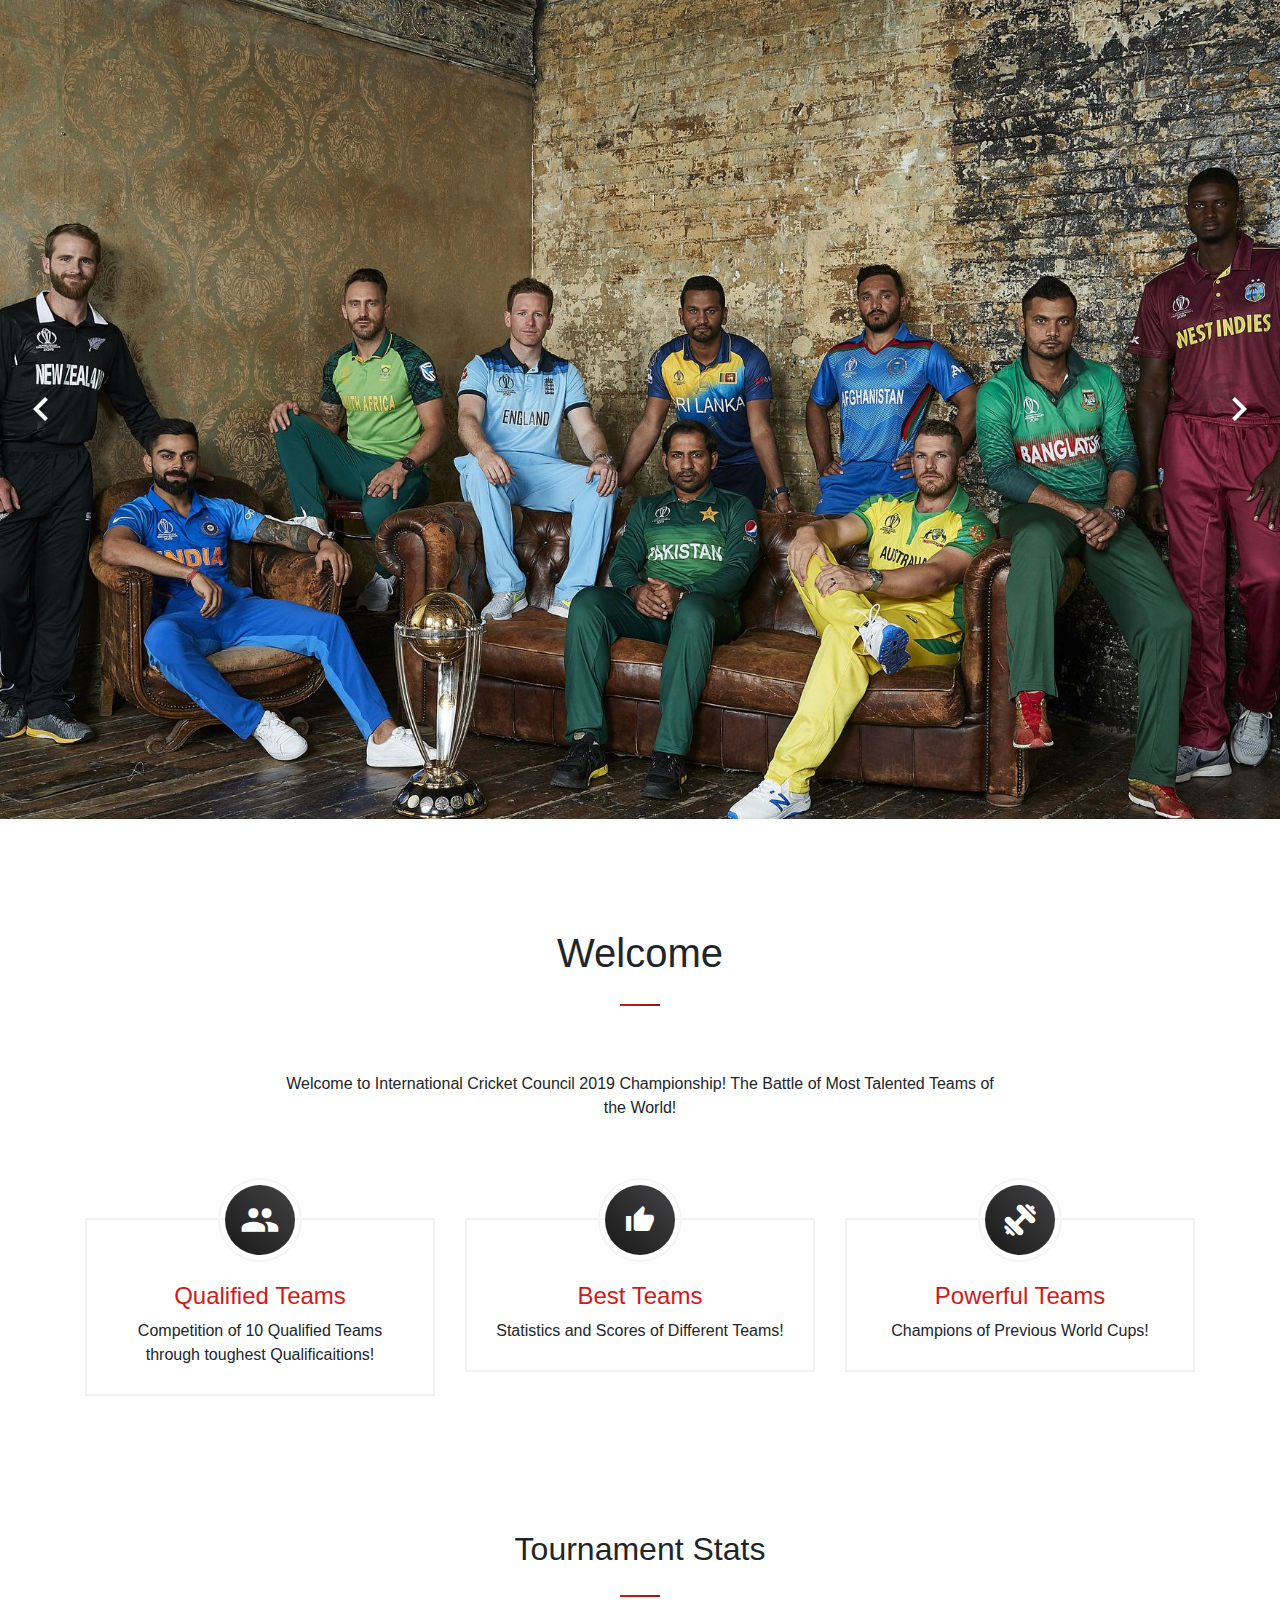
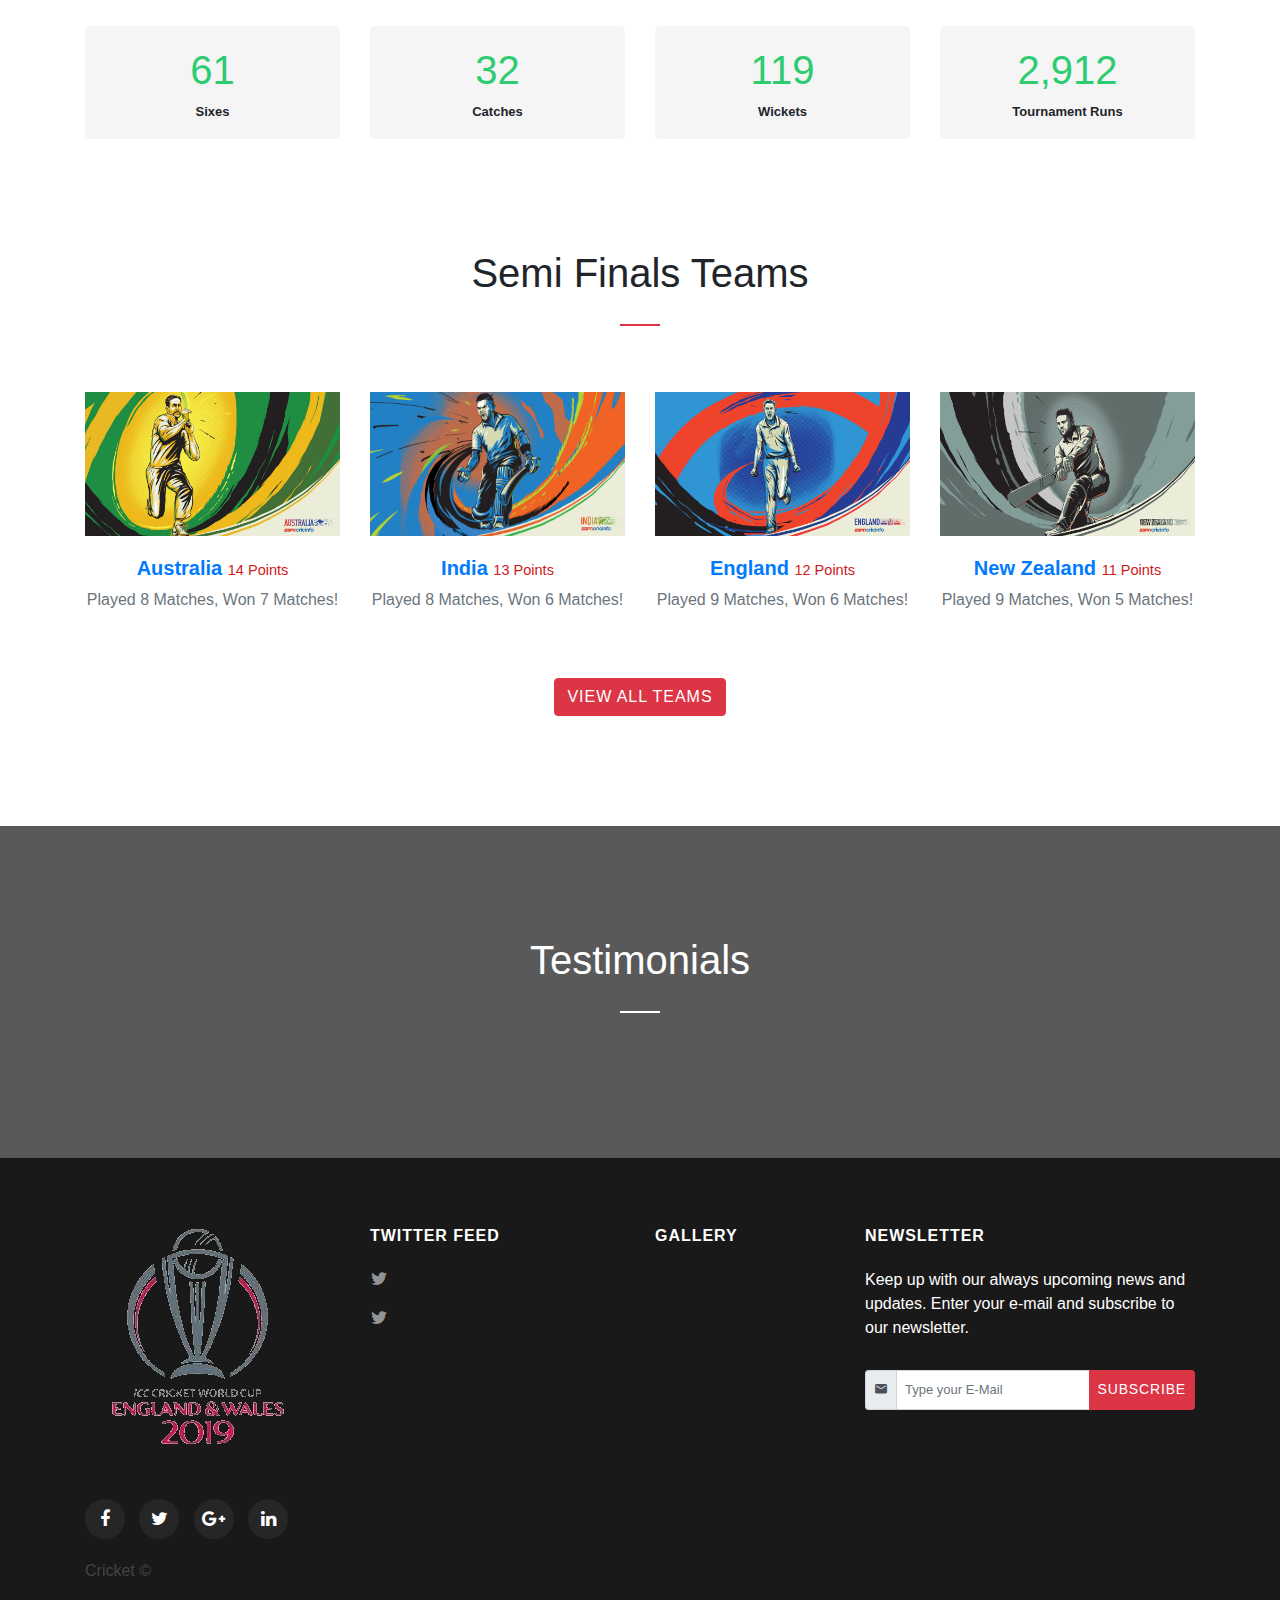
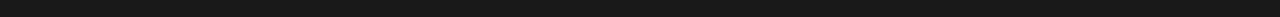
<file: index.html>
<!DOCTYPE html>
<html class="wow-animation" lang="en">
  <head>
    <title>Home</title>
    <meta charset="utf-8">
    <meta name="format-detection" content="telephone=no">
    <meta name="viewport" content="width=device-width, height=device-height, initial-scale=1.0, maximum-scale=1.0, user-scalable=0">
    <meta http-equiv="X-UA-Compatible" content="IE=Edge">
    <meta name="keywords" content="intense web design multipurpose template">
    <meta name="date" content="Dec 26">
    <link rel="icon" href="images/favicon.ico" type="image/x-icon">
    <link rel="stylesheet" type="text/css" href="//fonts.googleapis.com/css?family=Ubuntu:400,400italic,500,700,700italic">
    <link rel="stylesheet" href="css/style.css">
    <link href="//maxcdn.bootstrapcdn.com/bootstrap/4.1.1/css/bootstrap.min.css" rel="stylesheet" id="bootstrap-css">
    <style>.ie-panel{display: none;background: #212121;padding: 10px 0;box-shadow: 3px 3px 5px 0 rgba(0,0,0,.3);clear: both;text-align:center;position: relative;z-index: 1;} html.ie-10 .ie-panel, html.lt-ie-10 .ie-panel {display: block;}


    .counter {
    background-color:#f5f5f5;
    padding: 20px 0;
    border-radius: 5px;
}

.count-title {
    font-size: 40px;
    font-weight: normal;
    margin-top: 10px;
    margin-bottom: 0;
    text-align: center;
}

.count-text {
    font-size: 13px;
    font-weight: normal;
    margin-top: 10px;
    margin-bottom: 0;
    text-align: center;
}

.fa-2x {
    margin: 0 auto;
    float: none;
    display: table;
    color: #4ad1e5;
}

  </style>
  </head>
  <body>
    <!-- IE Panel-->
    <div class="ie-panel"><a href="http://windows.microsoft.com/en-US/internet-explorer/"></div>
    <div class="page-loader page-loader-variant-1">
      <div><img  src='images/logo.png' alt=''/>
        <div class="offset-top-41 text-center">
          <div class="spinner"></div>
        </div>
      </div>
    </div>
    <!-- Page-->
    <div class="page text-center">
      <!-- Page Head-->
      <header class="page-head slider-menu-position" data-preset='{"title":"Header with slider","category":"header, slider","reload":true,"id":"header-1"}'>
        <!-- RD Navbar Transparent-->
        <div class="rd-navbar-wrap">
          <nav class="rd-navbar container rd-navbar-floated rd-navbar-dark" data-md-device-layout="rd-navbar-fixed" data-lg-device-layout="rd-navbar-static" data-lg-auto-height="true" data-md-layout="rd-navbar-fixed" data-lg-layout="rd-navbar-static" data-lg-stick-up="true">
            <div class="rd-navbar-inner">
              <!-- RD Navbar Top Panel-->
              <div class="rd-navbar-top-panel context-dark bg-danger">
                <div class="left-side">
                  <address class="contact-info text-left"><a href="tel:#"><span class="icon mdi mdi-cellphone-android novi-icon"></span><span class="text-middle">03XX-XXXXXXX</span></a></address>
                </div>
                <div class="center">
                  <address class="contact-info text-left"><a href="#"><span class="icon mdi mdi-map-marker-radius novi-icon"></span><span class="text-middle">KU Circular Road, University Of Karachi, Karachi, Karachi City, Sindh</span></a></address>
                </div>
                <div class="right-side">
                  <ul class="list-inline list-inline-sm">
                    <li class="list-inline-item"><a class="novi-icon fa fa-facebook" href="https://www.facebook.com/"></a></li>
                    <li class="list-inline-item"><a class="novi-icon fa fa-twitter" href="https://www.twitter.com/"></a></li>
                    <li class="list-inline-item"><a class="novi-icon fa fa-google-plus" href="https://www.google.com/"></a></li>
                    <li class="list-inline-item"><a class="novi-icon fa fa-youtube" href="https://www.youtube.com/"></a></li>
                  </ul>
                </div>
              </div>
              <!-- RD Navbar Panel -->
              <div class="rd-navbar-panel">
                <!-- RD Navbar Toggle-->
                <button class="rd-navbar-toggle" data-rd-navbar-toggle=".rd-navbar, .rd-navbar-nav-wrap"><span></span></button>
                <!-- RD Navbar Top Panel Toggle-->
                <button class="rd-navbar-top-panel-toggle" data-rd-navbar-toggle=".rd-navbar, .rd-navbar-top-panel"><span></span></button>
                <!--Navbar Brand-->
                <div class="rd-navbar-brand"><a href="index.html"><h2 style="color: white">ICC WORLD CUP 2019</h2></a></div>
              </div>
              <div class="rd-navbar-menu-wrap">
                <div class="rd-navbar-nav-wrap">
                  <div class="rd-navbar-mobile-scroll">
                    <!--Navbar Brand Mobile-->
                    <div class="rd-navbar-mobile-brand"><a href="index.html"><img src='images/logo.png' alt=''/></a></div>
                    <!-- RD Navbar Nav-->
                    <ul class="rd-navbar-nav">
                      <li class="active"><a href="index.html"><span>Home</span></a></li>
                      <li><a href="about-coach.html"><span>Matches</span></a></li>
                      <li><a href="team.html"><span>Team</span></a></li>
                      <li><a href="contacts.html"><span>About Us</span></a></li>
                    </ul>
                  </div>
                </div>
              </div>
            </div>
          </nav>
        </div>
        <!--Swiper-->
        <div class="swiper-container swiper-slider" data-loop="false" data-autoplay="5500" data-dragable="false">
          <div class="swiper-wrapper text-center">
            <div class="swiper-slide" data-slide-bg="images/Swiper2.jpg" data-preview-bg="images/background-01-1920x750.jpg">
              <div class="swiper-caption swiper-parallax" data-speed="0.5" data-fade="true">
                <div class="swiper-slide-caption">
                  <div class="container">
                    <div class="row justify-content-xl-center">
                      <div class="col-xl-12">
                        <div class="text-extra-big font-weight-bold font-italic text-uppercase" data-caption-animate="fadeInUp" data-caption-delay="300" style="color: #ff9900;">See All Matches History or Upcomes</div>
                      </div>
                      <div class="col-xl-8 offset-top-10">
                        <h5 style="color: #ff9900;" class="hidden d-sm-block text-light" data-caption-animate="fadeInUp" data-caption-delay="500">
                          Having a list of all matches in International Cricket Championship 2019.
                        </h5>
                        <div class="offset-top-20 offset-sm-top-50"><a class="btn btn-danger btn-anis-effect" href="about-coach.html" data-waypoint-to="#welcome" data-caption-animate="fadeInUp" data-caption-delay="800"><span class="btn-text">Get Matches Info</span></a></div>
                      </div>
                    </div>
                  </div>
                </div>
              </div>
            </div>
            
            <div class="swiper-slide" data-slide-bg="images/Swiper1.jpg" data-preview-bg="images/background-02-1920x750.jpg">
              <div class="swiper-caption swiper-parallax" data-speed="0.5" data-fade="true">
                <div class="swiper-slide-caption">
                  <div class="container">
                    <div class="row justify-content-xl-center">
                      <div class="col-xl-12">
                        <div class="text-extra-big font-weight-bold font-italic text-uppercase" style="color: #ff9900;" data-caption-animate="fadeInUp" data-caption-delay="300" style="color: #ff9900;">Team Statistics</div>
                      </div>
                      <div class="col-xl-8 offset-top-10">
                        <h5 style="color: #ff9900;" class="hidden d-sm-block text-light" data-caption-animate="fadeInUp" data-caption-delay="500">International Cricket Council 2019 Match Statistics.</h5>
                        <div class="offset-top-20 offset-sm-top-50"><a class="btn btn-danger btn-anis-effect" href="team.html" data-waypoint-to="#welcome" data-caption-animate="fadeInUp" data-caption-delay="800"><span class="btn-text">Get Statistics</span></a></div>
                      </div>
                    </div>
                  </div>
                </div>
              </div>
            </div>

            <div class="swiper-slide" data-slide-bg="images/Swiper3.jpg" data-preview-bg="images/background-03-1920x750.jpg">
              <div class="swiper-caption swiper-parallax" data-speed="0.5" data-fade="true">
                <div class="swiper-slide-caption">
                  <div class="container">
                    <div class="row justify-content-xl-center">
                      <div class="col-xl-12">
                        <div class="text-extra-big font-weight-bold font-italic text-uppercase" data-caption-animate="fadeInUp" data-caption-delay="300" style="color: #ff9900;">ICC 2019 Qualified Teams</div>
                      </div>
                      <div class="col-xl-8 offset-top-10">
                        <h5 style="color: #ff9900;" class="hidden d-sm-block text-light" data-caption-animate="fadeInUp" data-caption-delay="500">List of All Talented Teams Qualified in ICC 2019!</h5>
                        <div class="offset-top-20 offset-sm-top-50"><a class="btn btn-danger btn-anis-effect" href="team.html" data-waypoint-to="#welcome" data-caption-animate="fadeInUp" data-caption-delay="800"><span class="btn-text">Get Started</span></a></div>
                      </div>
                    </div>
                  </div>
                </div>
              </div>
            </div>
          </div>
          <div class="swiper-button swiper-button-prev swiper-parallax mdi mdi-chevron-left"></div>
          <div class="swiper-button swiper-button-next swiper-parallax mdi mdi-chevron-right"></div>
          <div class="swiper-pagination"></div>
        </div>
      </header>

      <!--Welcome-->
      <section class="section-98 section-md-110 novi-background" data-preset='{"title":"Content block 1","category":"content","id":"content-block-1"}'>
        <div class="container">
          <h1>Welcome</h1>
          <hr class="divider bg-red">
          <div class="row justify-content-sm-center offset-top-66">
            <div class="col-xl-8">
              <p>Welcome to  International Cricket Council 2019 Championship! The Battle of Most Talented Teams of the World!</p>
            </div>
          </div>
          <div class="row justify-content-center grid-group-lg offset-top-98">
            <div class="col-md-8 col-lg-4">
              <!-- Icon Box Type 5-->
              <div class="box-icon box-icon-bordered"><span class="novi-icon icon icon-outlined icon-sm icon-dark-filled mdi mdi-account-multiple"></span>
                <h4 class="text-danger offset-top-20">Qualified Teams</h4>
                <p>Competition of 10 Qualified Teams through toughest Qualificaitions!</p>
              </div>
            </div>
            <div class="col-md-8 col-lg-4">
              <!-- Icon Box Type 5-->
              <div class="box-icon box-icon-bordered"><span class="novi-icon icon icon-outlined icon-xs icon-dark-filled mdi mdi-thumb-up"></span>
                <h4 class="text-danger offset-top-20">Best Teams</h4>
                <p>Statistics and Scores of Different Teams!</p>
              </div>
            </div>
            <div class="col-md-8 col-lg-4">
              <!-- Icon Box Type 5-->
              <div class="box-icon box-icon-bordered"><span class="novi-icon icon icon-outlined icon-sm icon-dark-filled mdi mdi-dumbbell"></span>
                <h4 class="text-danger offset-top-20">Powerful Teams</h4>
                <p>Champions of Previous World Cups!</p>
              </div>
            </div>
          </div>
        </div>
      </section>

<!-- Counter Up--->
<br>
<link rel="stylesheet" href="https://netdna.bootstrapcdn.com/font-awesome/4.0.3/css/font-awesome.min.css">
<div class="container">
  <div class="row">
      <br/>
     <div class="col text-center">
    <h2> Tournament Stats </h2>
    <hr class="divider divider-md bg-red">
    </div>
    <br><br><br><br>
             
    
  </div>
    <div class="row text-center">
          <div class="col">
          <div class="counter">
      <h2  style="color: #2ecc71" class="timer count-title count-number" data-to="304" data-speed="4000"></h2>
       <h2 class="count-text "> <b>Sixes</b> </h2>
    </div>
          </div>
              <div class="col">
               <div class="counter">
     
      <h2 style="color: #2ecc71" class="timer count-title count-number" data-to="162" data-speed="4000"></h2>
      <h2 class="count-text "> <b>Catches</b> </h2>
    </div>
              </div>
              <div class="col">
                  <div class="counter">
      <h2 style="color: #2ecc71" class="timer count-title count-number" data-to="596" data-speed="4000"></h2>
      <h2 class="count-text "> <B>Wickets</B> </h2>
    </div></div>
              <div class="col">
              <div class="counter">
      <h2 style="color: #2ecc71" class="timer count-title count-number" data-to="14562" data-speed="4000"></h2>
      <h2 class="count-text "> <b>Tournament Runs</b> </h2>
    </div>
              </div>
         </div>
</div>

<!----end --->


      <!-- Coaches-->
      <section class="section-98 section-md-110 novi-background" data-preset='{"title":"Team","category":"content, team","reload":false,"id":"team"}'>
        <div class="container">
          <h1>Semi Finals Teams</h1>
          <hr class="divider bg-danger">
          <div class="row justify-content-sm-center offset-top-66">
            <div class="col-md-10 col-xl-12">
              <div class="row">
                <div class="col-md-6 col-xl-3">
                  <!-- Box Member-->
                  <div class="box-member"><img class="img-fluid" src="images/Austalia.jpg" alt=""/>
                    <h5 class="font-weight-bold offset-top-20"><a href="about-coach.html">Australia</a> <small class="text-danger">14 Points</small>
                    </h5>
                    <div class="box-member-caption">
                      <div class="box-member-caption-inner">
                        <ul class="list-inline list-inline-xs">
                          <li class="list-inline-item"><a class="novi-icon icon fa fa-facebook icon-xs icon-circle icon-darkest-filled" href="#"></a></li>
                          <li class="list-inline-item"><a class="novi-icon icon fa fa-twitter icon-xs icon-circle icon-darkest-filled" href="#"></a></li>
                          <li class="list-inline-item"><a class="novi-icon icon fa fa-google-plus icon-xs icon-circle icon-darkest-filled" href="#"></a></li>
                        </ul>
                      </div>
                    </div>
                  </div>
                  <p class="offset-xl-top-0 text-muted">Played 8 Matches, Won 7 Matches!</p>
                </div>
                <div class="col-md-6 col-xl-3 offset-top-66 offset-md-top-0 offset-xl-top-0">
                  <!-- Box Member-->
                  <div class="box-member"><img class="img-fluid" src="images/India.jpg" alt=""/>
                    <h5 class="font-weight-bold offset-top-20"><a href="about-coach.html">India</a> <small class="text-danger">13 Points</small>
                    </h5>
                    <div class="box-member-caption">
                      <div class="box-member-caption-inner">
                        <ul class="list-inline list-inline-xs">
                          <li class="list-inline-item"><a class="novi-icon icon fa fa-facebook icon-xs icon-circle icon-darkest-filled" href="#"></a></li>
                          <li class="list-inline-item"><a class="novi-icon icon fa fa-twitter icon-xs icon-circle icon-darkest-filled" href="#"></a></li>
                          <li class="list-inline-item"><a class="novi-icon icon fa fa-google-plus icon-xs icon-circle icon-darkest-filled" href="#"></a></li>
                        </ul>
                      </div>
                    </div>
                  </div>
                  <p class="offset-xl-top-0 text-muted">Played 8 Matches, Won 6 Matches!</p>
                </div>
                <div class="col-md-6 col-xl-3 offset-top-66 offset-xl-top-0">
                  <!-- Box Member-->
                  <div class="box-member"><img class="img-fluid" src="images/England.jpg" alt=""/>
                    <h5 class="font-weight-bold offset-top-20"><a href="about-coach.html">England</a> <small class="text-danger">12 Points</small>
                    </h5>
                    <div class="box-member-caption">
                      <div class="box-member-caption-inner">
                        <ul class="list-inline list-inline-xs">
                          <li class="list-inline-item"><a class="novi-icon icon fa fa-facebook icon-xs icon-circle icon-darkest-filled" href="#"></a></li>
                          <li class="list-inline-item"><a class="novi-icon icon fa fa-twitter icon-xs icon-circle icon-darkest-filled" href="#"></a></li>
                          <li class="list-inline-item"><a class="novi-icon icon fa fa-google-plus icon-xs icon-circle icon-darkest-filled" href="#"></a></li>
                        </ul>
                      </div>
                    </div>
                  </div>
                  <p class="offset-xl-top-0 text-muted">Played 9 Matches, Won 6 Matches!</p>
                </div>
                <div class="col-md-6 col-xl-3 offset-top-66 offset-xl-top-0">
                  <!-- Box Member-->
                  <div class="box-member"><img class="img-fluid" src="images/Newzealand.jpg" alt=""/>
                    <h5 class="font-weight-bold offset-top-20"><a href="about-coach.html">New Zealand</a> <small class="text-danger">11 Points</small>
                    </h5>
                    <div class="box-member-caption">
                      <div class="box-member-caption-inner">
                        <ul class="list-inline list-inline-xs">
                          <li class="list-inline-item"><a class="novi-icon icon fa fa-facebook icon-xs icon-circle icon-darkest-filled" href="#"></a></li>
                          <li class="list-inline-item"><a class="novi-icon icon fa fa-twitter icon-xs icon-circle icon-darkest-filled" href="#"></a></li>
                          <li class="list-inline-item"><a class="novi-icon icon fa fa-google-plus icon-xs icon-circle icon-darkest-filled" href="#"></a></li>
                        </ul>
                      </div>
                    </div>
                  </div>
                  <p class="offset-xl-top-0 text-muted">Played 9 Matches, Won 5 Matches!</p>
                </div>
              </div><a class="offset-top-66 btn btn-danger" href="team.html">View All Teams</a>
            </div>
          </div>
        </div>
      </section>



      <!-- Testimonials-->
      <section data-preset='{"title":"Testimonials","category":"content, testimonials, parallax","reload":true,"id":"testimonials"}'>
        <div class="parallax-container" data-parallax-img="images/Areyouin.jpg">
          <div class="parallax-content">
            <div class="bg-overlay-gray-darkest context-dark">
              <div class="container section-98 section-md-110">
                <h1>Testimonials</h1>
                <hr class="divider bg-white">
                <div class="row justify-content-sm-center">
                  <div class="col-md-8">
                    <!-- Testimonials Slider v.3-->
                    <div class="owl-carousel owl-carousel-testimonials-2" data-items="1" data-nav="true" data-dots="false" data-nav-class="[&quot;owl-prev mdi mdi-chevron-left&quot;, &quot;owl-next mdi mdi-chevron-right&quot;]">
                      <div>
                        <blockquote class="quote quote-slider-3">
                          <p class="quote-body">I Love Pakistan! And I wish to see Pakistan in Finals!</p><img class="quote-img rounded-circle" width="80" height="80" src="images/user-alisa-milano-80x80.jpg" alt="Alice Wilson"/>
                          <p class="font-weight-bold quote-author">
                            <cite class="text-normal">Muhammad Mubeen</cite>
                          </p>
                          <p class="quote-desc text-gray">User</p>
                        </blockquote>
                      </div>
                      <div>
                        <blockquote class="quote quote-slider-3">
                          <p class="quote-body">I thinks Pakistan will not make it!.</p><img class="quote-img rounded-circle" width="80" height="80" src="images/user-july-mao-80x80.jpg" alt="Julie Smith"/>
                          <p class="font-weight-bold quote-author">
                            <cite class="text-normal">Hammad Ahmed</cite>
                          </p>
                          <p class="quote-desc text-gray">User</p>
                        </blockquote>
                      </div>
                    </div>
                  </div>
                </div>
              </div>
            </div>
          </div>
        </div>
      </section>

      <!-- Page Footer-->
      <footer class="section-relative section-top-66 section-bottom-34 page-footer bg-gray-base context-dark novi-background" data-preset='{"title":"Footer","category":"footer","reload":true,"id":"footer"}'>
        <div class="container">
          <div class="row justify-content-md-center text-xl-left">
            <div class="col-md-12">
              <div class="row justify-content-sm-center">
                <div class="col-sm-10 col-md-3 text-left order-md-4 col-md-10 col-xl-3 offset-md-top-50 offset-xl-top-0 order-xl-2">
                  <!-- Twitter Feed-->
                  <p class="text-uppercase text-spacing-60 font-weight-bold text-center text-xl-left">Twitter Feed</p>
                  <div class="offset-top-20">
                          <div class="twitter" data-twitter-username="templatemonster" data-twitter-date-hours=" hours ago" data-twitter-date-minutes=" minutes ago">
                            <div class="twitter-sm" data-twitter-type="tweet">
                              <div class="twitter-date text-dark small"><span class="icon icon-xxs mdi mdi-twitter text-middle"></span> <span class="text-middle" data-date="text"></span>
                              </div>
                              <div class="twitter-text" data-tweet="text"></div>
                              <div class="twitter-name font-weight-bold big" data-screen_name="text"></div>
                            </div>
                            <div class="twitter-sm" data-twitter-type="tweet">
                              <div class="twitter-date text-dark small"><span class="icon icon-xxs mdi mdi-twitter text-middle"></span> <span class="text-middle" data-date="text"></span>
                              </div>
                              <div class="twitter-text" data-tweet="text"></div>
                              <div class="twitter-name font-weight-bold big" data-screen_name="text"></div>
                            </div>
                          </div>
                  </div>
                </div>
                <div class="col-sm-10 col-md-3 offset-top-66 order-md-3 col-md-10 col-xl-2 offset-xl-top-0 order-xl-3">
                  <!-- Flickr Feed-->
                  <p class="text-uppercase text-spacing-60 font-weight-bold">Gallery</p>
                  <div class="offset-top-24">
                          <div class="group-xs flickr widget-flickrfeed" data-lightgallery="group" data-flickr-tags="tm58888_landscapes"><a class="flickr-item thumbnail-classic" data-lightgallery="item" href="" data-image_c="href" data-size="800x800" data-type="flickr-item"><img width="82" height="82" data-title="alt" src="images/_blank.png" alt="" data-image_q="src"></a><a class="flickr-item thumbnail-classic" data-lightgallery="item" href="" data-image_c="href" data-size="800x800" data-type="flickr-item"><img width="82" height="82" data-title="alt" src="images/_blank.png" alt="" data-image_q="src"></a><a class="flickr-item thumbnail-classic" data-lightgallery="item" href="" data-image_c="href" data-size="800x800" data-type="flickr-item"><img width="82" height="82" data-title="alt" src="images/_blank.png" alt="" data-image_q="src"></a><a class="flickr-item thumbnail-classic" data-lightgallery="item" href="" data-image_c="href" data-size="800x800" data-type="flickr-item"><img width="82" height="82" data-title="alt" src="images/_blank.png" alt="" data-image_q="src"></a>
                          </div>
                  </div>
                </div>
                <div class="col-sm-10 col-md-3 offset-top-66 order-md-2 offset-md-top-0 col-md-6 col-xl-4 order-xl-4">
                  <div class="inset-xl-left-20">
                    <p class="text-uppercase text-spacing-60 font-weight-bold">Newsletter</p>
                    <p class="offset-top-20 text-left">
                      Keep up with our always upcoming  news and updates. Enter your e-mail and
                      subscribe to our newsletter.
                    </p>
                    <div class="offset-top-30">
                            <form class="rd-mailform" data-form-output="form-subscribe-footer" data-form-type="subscribe" method="post" action="bat/rd-mailform.php">
                              <div class="form-group">
                                <div class="input-group input-group-sm"><span class="input-group-prepend"><span class="input-group-text input-group-icon"><span class="mdi mdi-email novi-icon"></span></span></span>
                                  <input class="form-control" placeholder="Type your E-Mail" type="email" name="email" data-constraints="@Required @Email"><span class="input-group-append">
                                    <button class="btn btn-sm btn-danger" type="submit">Subscribe</button></span>
                                </div>
                              </div>
                              <div class="form-output" id="form-subscribe-footer"></div>
                            </form>
                    </div>
                  </div>
                </div>
                <div class="col-sm-10 col-md-3 offset-top-66 order-md-1 offset-md-top-0 col-md-6 col-xl-3 order-xl-1">
                  <!-- Footer brand-->
                  <div class="footer-brand"><a href="index.html"><img  src='images/logo.png' alt=''/></a></div>
                  <div class="offset-top-50 text-sm-center text-xl-left">
                          <ul class="list-inline">
                            <li class="list-inline-item"><a class="novi-icon icon fa fa-facebook icon-xxs icon-circle icon-darkest-filled" href="#"></a></li>
                            <li class="list-inline-item"><a class="novi-icon icon fa fa-twitter icon-xxs icon-circle icon-darkest-filled" href="#"></a></li>
                            <li class="list-inline-item"><a class="novi-icon icon fa fa-google-plus icon-xxs icon-circle icon-darkest-filled" href="#"></a></li>
                            <li class="list-inline-item"><a class="novi-icon icon fa fa-linkedin icon-xxs icon-circle icon-darkest-filled" href="#"></a></li>
                          </ul>
                  </div>
                  <p class="text-darker offset-top-20">Cricket &copy; <span id="copyright-year"></span>
                  </p>
                </div>
              </div>
            </div>
          </div>
        </div>
      </footer>
    </div>
    <!-- Global Mailform Output-->
    <div class="snackbars" id="form-output-global"></div>
    <!-- Java script-->
    <script src="js/core.min.js"></script>
    <script src="js/script.js"></script>
    <script src="//maxcdn.bootstrapcdn.com/bootstrap/4.1.1/js/bootstrap.min.js"></script>
    <script src="//cdnjs.cloudflare.com/ajax/libs/jquery/3.2.1/jquery.min.js"></script>

  </body>
</html>
</file>
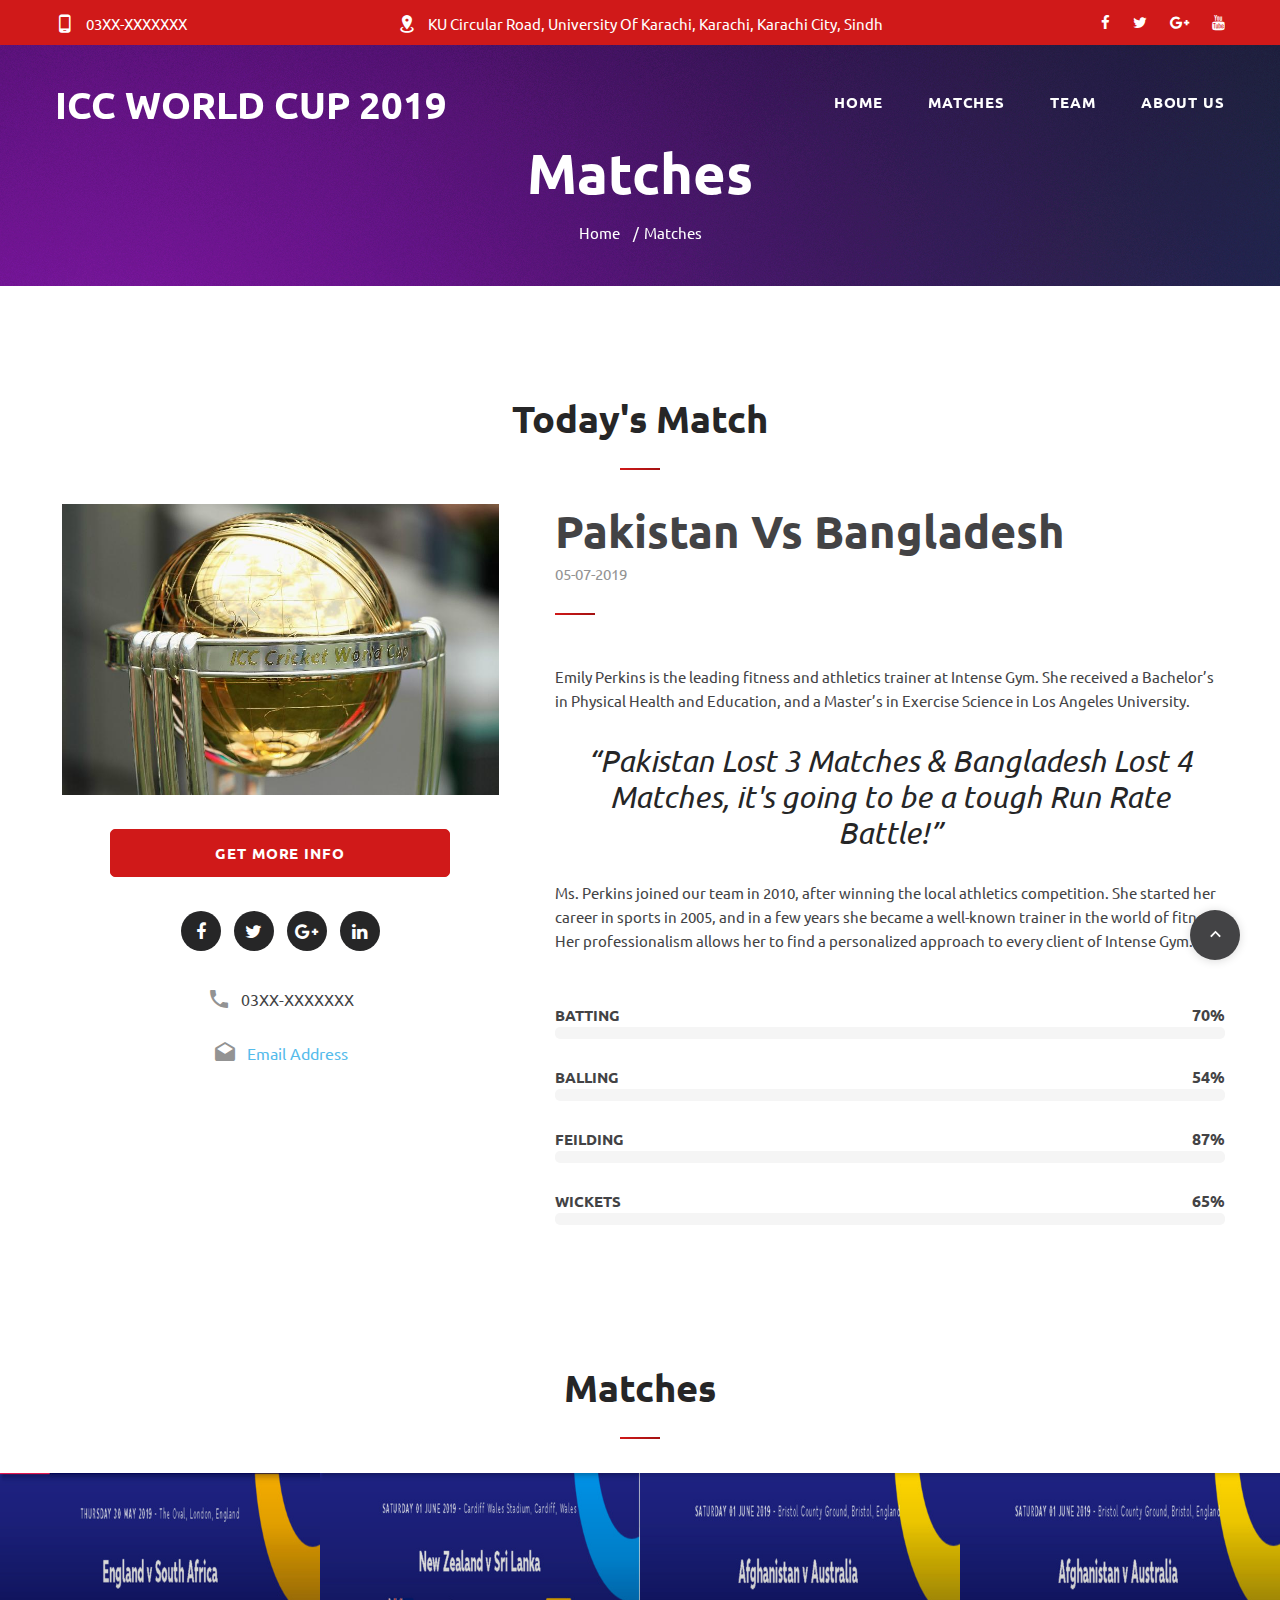
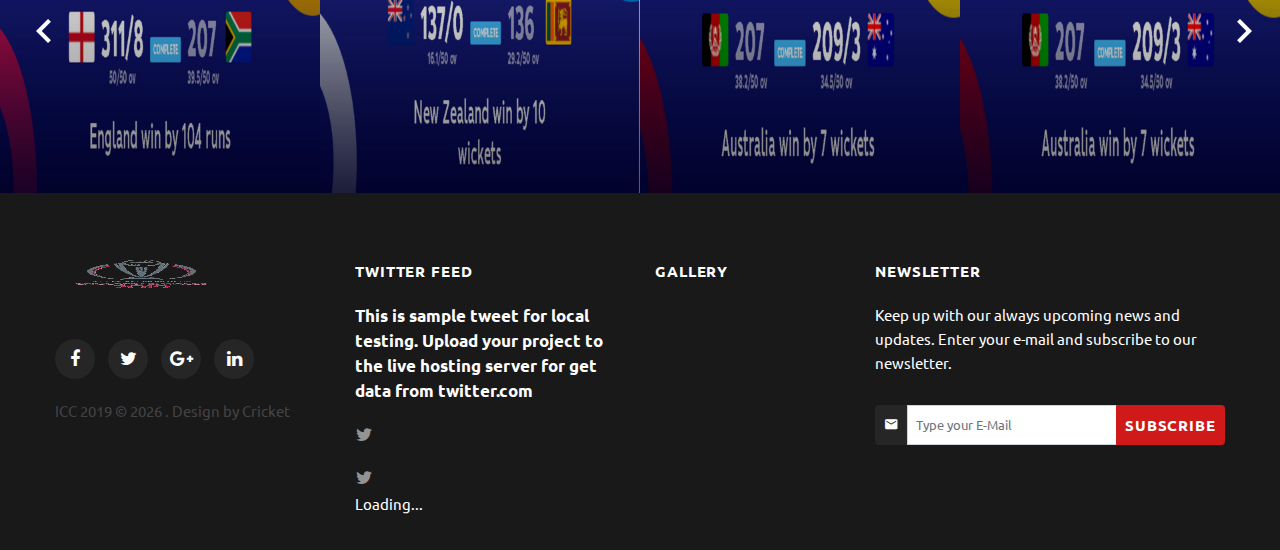
<file: about-coach.html>
<!DOCTYPE html>
<html class="wow-animation" lang="en">
  <head>
    <title>Matches</title>
    <meta charset="utf-8">
    <meta name="format-detection" content="telephone=no">
    <meta name="viewport" content="width=device-width, height=device-height, initial-scale=1.0, maximum-scale=1.0, user-scalable=0">
    <meta http-equiv="X-UA-Compatible" content="IE=Edge">
    <meta name="keywords" content="intense web design multipurpose template">
    <meta name="date" content="Dec 26">
    <link rel="icon" href="images/favicon.ico" type="image/x-icon">
    <link rel="stylesheet" type="text/css" href="//fonts.googleapis.com/css?family=Ubuntu:400,400italic,500,700,700italic">
    <link rel="stylesheet" href="css/style.css">
    <style>.ie-panel{display: none;background: #212121;padding: 10px 0;box-shadow: 3px 3px 5px 0 rgba(0,0,0,.3);clear: both;text-align:center;position: relative;z-index: 1;} html.ie-10 .ie-panel, html.lt-ie-10 .ie-panel {display: block;}</style>
  </head>
  <body>
    <!-- IE Panel-->
    <div class="ie-panel"><a href="http://windows.microsoft.com/en-US/internet-explorer/"><img src="images/ie8-panel/warning_bar_0000_us.jpg" height="42" width="820" alt="You are using an outdated browser. For a faster, safer browsing experience, upgrade for free today."></a></div>
    <div class="page-loader page-loader-variant-1">
      <div><img width='173' height='30' src='images/logo.png' alt=''/>
        <div class="offset-top-41 text-center">
          <div class="spinner"></div>
        </div>
      </div>
    </div>
    <!-- Page-->
    <div class="page text-center">
      <!-- Page Head-->
      <header class="page-head slider-menu-position" data-preset='{"title":"Header with breadcrumbs","category":"header, breadcrumbs","reload":true,"id":"header-2"}'>
        <!-- RD Navbar Transparent-->
        <div class="rd-navbar-wrap">
          <nav class="rd-navbar container rd-navbar-floated rd-navbar-dark" data-md-device-layout="rd-navbar-fixed" data-lg-device-layout="rd-navbar-static" data-lg-auto-height="true" data-md-layout="rd-navbar-fixed" data-lg-layout="rd-navbar-static" data-lg-stick-up="true">
            <div class="rd-navbar-inner">
              <!-- RD Navbar Top Panel-->
              <div class="rd-navbar-top-panel context-dark bg-danger">
                <div class="left-side">
                  <address class="contact-info text-left"><a href="tel:#"><span class="icon mdi mdi-cellphone-android novi-icon"></span><span class="text-middle">03XX-XXXXXXX</span></a></address>
                </div>
                <div class="center">
                  <address class="contact-info text-left"><a href="#"><span class="icon mdi mdi-map-marker-radius novi-icon"></span><span class="text-middle">KU Circular Road, University Of Karachi, Karachi, Karachi City, Sindh</span></a></address>
                </div>
                <div class="right-side">
                  <ul class="list-inline list-inline-sm">
                    <li class="list-inline-item"><a class="novi-icon fa fa-facebook" href="https://www.facebook.com/"></a></li>
                    <li class="list-inline-item"><a class="novi-icon fa fa-twitter" href="https://www.twitter.com/"></a></li>
                    <li class="list-inline-item"><a class="novi-icon fa fa-google-plus" href="https://www.google.com/"></a></li>
                    <li class="list-inline-item"><a class="novi-icon fa fa-youtube" href="https://www.youtube.com/"></a></li>
                  </ul>
                </div>
              </div>
              <!-- RD Navbar Panel -->
              <div class="rd-navbar-panel">
                <!-- RD Navbar Toggle-->
                <button class="rd-navbar-toggle" data-rd-navbar-toggle=".rd-navbar, .rd-navbar-nav-wrap"><span></span></button>
                <!-- RD Navbar Top Panel Toggle-->
                <button class="rd-navbar-top-panel-toggle" data-rd-navbar-toggle=".rd-navbar, .rd-navbar-top-panel"><span></span></button>
                <!--Navbar Brand-->
                <div class="rd-navbar-brand"><a href="index.html"><h2 style="color: white">ICC WORLD CUP 2019</h2></a></div>
              </div>
              <div class="rd-navbar-menu-wrap">
                <div class="rd-navbar-nav-wrap">
                  <div class="rd-navbar-mobile-scroll">
                    <!--Navbar Brand Mobile-->
                    <div class="rd-navbar-mobile-brand"><a href="index.html"><img width='173' height='30' src='images/logo.png' alt=''/></a></div>
                    <!-- RD Navbar Nav-->
                    <ul class="rd-navbar-nav">
                      <li><a href="index.html"><span>Home</span></a></li>
                      <li><a href="about-coach.html"><span>Matches</span></a></li>
                      <li><a href="team.html"><span>Team</span></a></li>
                      <li><a href="contacts.html"><span>About Us</span></a></li>
                    </ul>
                  </div>
                </div>
              </div>
            </div>
          </nav>
        </div>
        <div class="context-dark">
          <!-- Modern Breadcrumbs-->
          <section>
            <div class="parallax-container breadcrumb-modern bg-gray-darkest" data-parallax-img="images/purpleabstract.jpg">
              <div class="parallax-content"> 
                <div class="container section-top-98 section-bottom-34 section-lg-bottom-66 section-lg-98 section-xl-top-110 section-xl-bottom-41">
                  <h2 class="d-none d-lg-block offset-top-30"><span class="big">Matches</span></h2>
                  <ul class="list-inline list-inline-dashed">
                    <li class="list-inline-item"><a href="index.html">Home</a></li>
                    <li class="list-inline-item">Matches</li>
                  </ul>
                </div>
              </div>
            </div>
          </section>
        </div>
      </header>
      <!-- About-->
      <section class="section-98 section-md-110 novi-background" data-preset='{"title":"Content block 2","category":"content","reload":true,"id":"content-block-2"}'>
        <h2>Today's Match</h2>
            <hr class="divider divider-md bg-red">
        <div class="container">
          <div class="row justify-content-sm-center">
            <div class="col-sm-10 col-md-5">
              <!-- Member block type 5-->
              <div class="member-block-type-5 inset-lg-right-20"><img class="img-fluid mx-auto d-block" src="images/trophy.jpg" width="437" height="437" alt=""/>
                <div class="member-block-body"><a class="btn btn-block btn-danger" href="https://www.google.com/search?source=hp&ei=TQ8bXYHBKIHmU9qrrdAO&q=england+vs+new+zealand&oq=england+vs+n&gs_l=psy-ab.3.0.0i131l4j0i3l5j0.36.1527..2417...0.0..1.495.2134.2-5j1j1......0....1..gws-wiz.......0i67.6Nl99T2FKj8">Get More Info</a>
                  <div class="offset-top-34">
                    <ul class="list-inline list-inline-xs">
                      <li class="list-inline-item"><a class="novi-icon icon icon-xxs icon-circle icon-darkest-filled fa-facebook" href="#"></a></li>
                      <li class="list-inline-item"><a class="novi-icon icon icon-xxs icon-circle icon-darkest-filled fa-twitter" href="#"></a></li>
                      <li class="list-inline-item"><a class="novi-icon icon icon-xxs icon-circle icon-darkest-filled fa-google-plus" href="#"></a></li>
                      <li class="list-inline-item"><a class="novi-icon icon icon-xxs icon-circle icon-darkest-filled fa-linkedin" href="#"></a></li>
                    </ul>
                  </div>
                  <address class="contact-info offset-top-20 offset-md-top-34">
                    <ul class="list-unstyled p">
                      <li><span class="novi-icon icon icon-xxs text-middle text-dark mdi mdi-phone"></span><a class="p big text-middle d-inline-block offset-top-0" href="tel:1-800-1234-567">03XX-XXXXXXX</a></li>
                      <li><span class="novi-icon icon icon-xxs text-middle text-dark mdi mdi-email-open"></span><a class="p big text-middle d-inline-block offset-top-0 text-picton-blue" href="contacts.html">Email Address</a></li>
                    </ul>
                  </address>
                </div>
              </div>
            </div>
            <div class="col-sm-10 col-md-7 text-md-left">
              <div>
                <h1 class="text-darker">Pakistan Vs Bangladesh</h1>
              </div>
              <p class="text-muted offset-top-4">05-07-2019</p>
              <hr class="divider bg-red hr-md-left-0">
              <p class="offset-top-50 text-left">Emily Perkins is the leading fitness and athletics trainer at Intense Gym. She received a Bachelor’s in Physical Health and Education, and a Master’s in Exercise Science in Los Angeles University.</p>
              <div class="offset-top-30 text-center">
                <p>
                  <q class="font-italic h3 text-regular">Pakistan Lost 3 Matches & Bangladesh Lost 4 Matches, it's going to be a tough Run Rate Battle!</q>
                </p>
              </div>
              <div class="offset-top-30">
                <p class="text-left">Ms. Perkins joined our team in 2010, after winning the local athletics competition. She started her career in sports in 2005, and in a few years she became a well-known trainer in the world of fitness. Her professionalism allows her to find a personalized approach to every client of Intense Gym.</p>
              </div>
              <div class="offset-top-50">
                <!-- Linear progress bar-->
                <div class="progress-linear" data-to="70">
                  <div class="progress-linear-header clearfix">
                    <div><span class="progress-linear-title p text-ubold pull-left text-uppercase">Batting</span></div>
                    <div><span class="big text-ubold pull-right progress-linear-counter">70</span></div>
                  </div>
                  <div class="progress-linear-body">
                    <div class="progress-linear-bar bg-success"></div>
                  </div>
                </div>
                <div class="offset-top-50">
                  <!-- Linear progress bar-->
                  <div class="progress-linear" data-to="54">
                    <div class="progress-linear-header clearfix">
                      <div><span class="progress-linear-title p text-ubold pull-left text-uppercase">Balling</span></div>
                      <div><span class="big text-ubold pull-right progress-linear-counter">54</span></div>
                    </div>
                    <div class="progress-linear-body">
                      <div class="progress-linear-bar bg-info"></div>
                    </div>
                  </div>
                </div>
                <div class="offset-top-50">
                  <!-- Linear progress bar-->
                  <div class="progress-linear" data-to="87">
                    <div class="progress-linear-header clearfix">
                      <div><span class="progress-linear-title p text-ubold pull-left text-uppercase">Feilding</span></div>
                      <div><span class="big text-ubold pull-right progress-linear-counter">87</span></div>
                    </div>
                    <div class="progress-linear-body">
                      <div class="progress-linear-bar bg-warning"></div>
                    </div>
                  </div>
                </div>
                <div class="offset-top-50">
                  <!-- Linear progress bar-->
                  <div class="progress-linear" data-to="65">
                    <div class="progress-linear-header clearfix">
                      <div><span class="progress-linear-title p text-ubold pull-left text-uppercase">Wickets</span></div>
                      <div><span class="big text-ubold pull-right progress-linear-counter">65</span></div>
                    </div>
                    <div class="progress-linear-body">
                      <div class="progress-linear-bar bg-danger"></div>
                    </div>
                  </div>
                </div>
              </div>
            </div>
          </div>
        </div>
      </section>
      <h2>Matches</h2>
      <hr class="divider divider-md bg-red">
      
      <!-- Offers-->
      <section class="section-bottom-66 section-xl-bottom-0" data-preset='{"title":"Carousel 2","category":"content, carousel","reload":true,"id":"carousel-2"}'>
        <div class="owl-carousel owl-carousel-default veil-lg-owl-dots veil-owl-nav reveal-lg-owl-nav" data-items="1" data-sm-items="2" data-lg-items="3" data-xl-items="4" data-nav="true" data-dots="true" data-nav-class="[&quot;owl-prev mdi mdi-chevron-left&quot;, &quot;owl-next mdi mdi-chevron-right&quot;]">
          <div style="display: block;">
            <!-- Thumbnail Terry-->
            <figure class="thumbnail-terry"><a href="#"><img width="480" height="480" src="images/Match1.jpeg" alt=""/></a>
              <figcaption>
                <div>
                  <h4 class="thumbnail-terry-title"></h4>
                </div>
                <p class="thumbnail-terry-desc offset-top-0"></p><a class="btn offset-top-10 offset-lg-top-0 btn-danger" href="#">First Match</a>
              </figcaption>
            </figure>
          </div>
          <div>
            <!-- Thumbnail Terry-->
            <figure class="thumbnail-terry"><a href="#"><img width="480" height="480" src="images/Match2.jpeg" alt=""/></a>
              <figcaption>
                <div>
                  <h4 class="thumbnail-terry-title"></h4>
                </div>
                <p class="thumbnail-terry-desc offset-top-0"></p><a class="btn offset-top-10 offset-lg-top-0 btn-danger" href="#">Second Match</a>
              </figcaption>
            </figure>
          </div>
          <div>
            <!-- Thumbnail Terry-->
            <figure class="thumbnail-terry"><a href="#"><img width="480" height="480" src="images/Match3.jpeg" alt=""/></a>
              <figcaption>
                <div>
                  <h4 class="thumbnail-terry-title"></h4>
                </div>
                <p class="thumbnail-terry-desc offset-top-0"></p><a class="btn offset-top-10 offset-lg-top-0 btn-danger" href="#">Third Match</a>
              </figcaption>
            </figure>
          </div>
          <div>
            <!-- Thumbnail Terry-->
            <figure class="thumbnail-terry"><a href="#"><img width="480" height="480" src="images/Match4.jpeg" alt=""/></a>
              <figcaption>
                <div>
                  <h4 class="thumbnail-terry-title"></h4>
                </div>
                <p class="thumbnail-terry-desc offset-top-0"></p><a class="btn offset-top-10 offset-lg-top-0 btn-danger" href="#">Fourth Match</a>
              </figcaption>
            </figure>
          </div>
          <div>
            <!-- Thumbnail Terry-->
            <figure class="thumbnail-terry"><a href="#"><img width="480" height="480" src="images/Match5.jpeg" alt=""/></a>
              <figcaption>
                <div>
                  <h4 class="thumbnail-terry-title"></h4>
                </div>
                <p class="thumbnail-terry-desc offset-top-0"></p><a class="btn offset-top-10 offset-lg-top-0 btn-danger" href="#">Fifth Match</a>
              </figcaption>
            </figure>
          </div>
          <div>
            <!-- Thumbnail Terry-->
            <figure class="thumbnail-terry"><a href="#"><img width="480" height="480" src="images/Match6.jpeg" alt=""/></a>
              <figcaption>
                <div>
                  <h4 class="thumbnail-terry-title"></h4>
                </div>
                <p class="thumbnail-terry-desc offset-top-0"></p><a class="btn offset-top-10 offset-lg-top-0 btn-danger" href="#">Sixth Match</a>
              </figcaption>
            </figure>
          </div>
          <div>
            <!-- Thumbnail Terry-->
            <figure class="thumbnail-terry"><a href="#"><img width="480" height="480" src="images/Match7.jpeg" alt=""/></a>
              <figcaption>
                <div>
                  <h4 class="thumbnail-terry-title"></h4>
                </div>
                <p class="thumbnail-terry-desc offset-top-0"></p><a class="btn offset-top-10 offset-lg-top-0 btn-danger" href="#">Seventh Match</a>
              </figcaption>
            </figure>
          </div>
          <div>
            <!-- Thumbnail Terry-->
            <figure class="thumbnail-terry"><a href="#"><img width="480" height="480" src="images/Match8.jpeg" alt=""/></a>
              <figcaption>
                <div>
                  <h4 class="thumbnail-terry-title"></h4>
                </div>
                <p class="thumbnail-terry-desc offset-top-0"></p><a class="btn offset-top-10 offset-lg-top-0 btn-danger" href="#">Eighth Match</a>
              </figcaption>
            </figure>
          </div>
          <div>
            <!-- Thumbnail Terry-->
            <figure class="thumbnail-terry"><a href="#"><img width="480" height="480" src="images/Match9.jpeg" alt=""/></a>
              <figcaption>
                <div>
                  <h4 class="thumbnail-terry-title"></h4>
                </div>
                <p class="thumbnail-terry-desc offset-top-0"></p><a class="btn offset-top-10 offset-lg-top-0 btn-danger" href="#">Ninth Match</a>
              </figcaption>
            </figure>
          </div>
          <div>
            <!-- Thumbnail Terry-->
            <figure class="thumbnail-terry"><a href="#"><img width="480" height="480" src="images/Match10.jpeg" alt=""/></a>
              <figcaption>
                <div>
                  <h4 class="thumbnail-terry-title"></h4>
                </div>
                <p class="thumbnail-terry-desc offset-top-0"></p><a class="btn offset-top-10 offset-lg-top-0 btn-danger" href="#">Tenth Match</a>
              </figcaption>
            </figure>
          </div>
          <div>
            <!-- Thumbnail Terry-->
            <figure class="thumbnail-terry"><a href="#"><img width="480" height="480" src="images/Match11.jpeg" alt=""/></a>
              <figcaption>
                <div>
                  <h4 class="thumbnail-terry-title"></h4>
                </div>
                <p class="thumbnail-terry-desc offset-top-0"></p><a class="btn offset-top-10 offset-lg-top-0 btn-danger" href="#">Eleventh Match</a>
              </figcaption>
            </figure>
          </div>
          <div>
            <!-- Thumbnail Terry-->
            <figure class="thumbnail-terry"><a href="#"><img width="480" height="480" src="images/Match12.jpeg" alt=""/></a>
              <figcaption>
                <div>
                  <h4 class="thumbnail-terry-title"></h4>
                </div>
                <p class="thumbnail-terry-desc offset-top-0"></p><a class="btn offset-top-10 offset-lg-top-0 btn-danger" href="#">Twelveth Match</a>
              </figcaption>
            </figure>
          </div>
          <div>
            <!-- Thumbnail Terry-->
            <figure class="thumbnail-terry"><a href="#"><img width="480" height="480" src="images/Match13.jpeg" alt=""/></a>
              <figcaption>
                <div>
                  <h4 class="thumbnail-terry-title"></h4>
                </div>
                <p class="thumbnail-terry-desc offset-top-0"></p><a class="btn offset-top-10 offset-lg-top-0 btn-danger" href="#">Thirteen
            <!-- Thumbnail Terry-->
            <figure class="thumbnail-terry"><a href="#"><img width="480" height="480" src="images/Match14.jpeg" alt=""/></a>
              <figcaption>
                <div>
                  <h4 class="thumbnail-terry-title"></h4>
                </div>
                <p class="thumbnail-terry-desc offset-top-0"></p><a class="btn offset-top-10 offset-lg-top-0 btn-danger" href="#">Fouteen Match</a>
              </figcaption>
            </figure>
          </div>
          <div>
            <!-- Thumbnail Terry-->
            <figure class="thumbnail-terry"><a href="#"><img width="480" height="480" src="images/Match15.jpeg" alt=""/></a>
              <figcaption>
                <div>
                  <h4 class="thumbnail-terry-title"></h4>
                </div>
                <p class="thumbnail-terry-desc offset-top-0"></p><a class="btn offset-top-10 offset-lg-top-0 btn-danger" href="#">Fifteen Match</a>
              </figcaption>
            </figure>
          </div>
        </div>
      </section>

      <!-- Page Footer-->
      <footer class="section-relative section-top-66 section-bottom-34 page-footer bg-gray-base context-dark novi-background" data-preset='{"title":"Footer","category":"footer","reload":true,"id":"footer"}'>
        <div class="container">
          <div class="row justify-content-md-center text-xl-left">
            <div class="col-md-12">
              <div class="row justify-content-sm-center">
                <div class="col-sm-10 col-md-3 text-left order-md-4 col-md-10 col-xl-3 offset-md-top-50 offset-xl-top-0 order-xl-2">
                  <!-- Twitter Feed-->
                  <p class="text-uppercase text-spacing-60 font-weight-bold text-center text-xl-left">Twitter Feed</p>
                  <div class="offset-top-20">
                          <div class="twitter" data-twitter-username="templatemonster" data-twitter-date-hours=" hours ago" data-twitter-date-minutes=" minutes ago">
                            <div class="twitter-sm" data-twitter-type="tweet">
                              <div class="twitter-date text-dark small"><span class="icon icon-xxs mdi mdi-twitter text-middle"></span> <span class="text-middle" data-date="text"></span>
                              </div>
                              <div class="twitter-text" data-tweet="text"></div>
                              <div class="twitter-name font-weight-bold big" data-screen_name="text"></div>
                            </div>
                            <div class="twitter-sm" data-twitter-type="tweet">
                              <div class="twitter-date text-dark small"><span class="icon icon-xxs mdi mdi-twitter text-middle"></span> <span class="text-middle" data-date="text"></span>
                              </div>
                              <div class="twitter-text" data-tweet="text"></div>
                              <div class="twitter-name font-weight-bold big" data-screen_name="text"></div>
                            </div>
                          </div>
                  </div>
                </div>
                <div class="col-sm-10 col-md-3 offset-top-66 order-md-3 col-md-10 col-xl-2 offset-xl-top-0 order-xl-3">
                  <!-- Flickr Feed-->
                  <p class="text-uppercase text-spacing-60 font-weight-bold">Gallery</p>
                  <div class="offset-top-24">
                          <div class="group-xs flickr widget-flickrfeed" data-lightgallery="group" data-flickr-tags="tm58888_landscapes"><a class="flickr-item thumbnail-classic" data-lightgallery="item" href="" data-image_c="href" data-size="800x800" data-type="flickr-item"><img width="82" height="82" data-title="alt" src="images/_blank.png" alt="" data-image_q="src"></a><a class="flickr-item thumbnail-classic" data-lightgallery="item" href="" data-image_c="href" data-size="800x800" data-type="flickr-item"><img width="82" height="82" data-title="alt" src="images/_blank.png" alt="" data-image_q="src"></a><a class="flickr-item thumbnail-classic" data-lightgallery="item" href="" data-image_c="href" data-size="800x800" data-type="flickr-item"><img width="82" height="82" data-title="alt" src="images/_blank.png" alt="" data-image_q="src"></a><a class="flickr-item thumbnail-classic" data-lightgallery="item" href="" data-image_c="href" data-size="800x800" data-type="flickr-item"><img width="82" height="82" data-title="alt" src="images/_blank.png" alt="" data-image_q="src"></a>
                          </div>
                  </div>
                </div>
                <div class="col-sm-10 col-md-3 offset-top-66 order-md-2 offset-md-top-0 col-md-6 col-xl-4 order-xl-4">
                  <div class="inset-xl-left-20">
                    <p class="text-uppercase text-spacing-60 font-weight-bold">Newsletter</p>
                    <p class="offset-top-20 text-left">
                      Keep up with our always upcoming  news and updates. Enter your e-mail and
                      subscribe to our newsletter.
                    </p>
                    <div class="offset-top-30">
                            <form class="rd-mailform" data-form-output="form-subscribe-footer" data-form-type="subscribe" method="post" action="bat/rd-mailform.php">
                              <div class="form-group">
                                <div class="input-group input-group-sm"><span class="input-group-prepend"><span class="input-group-text input-group-icon"><span class="mdi mdi-email novi-icon"></span></span></span>
                                  <input class="form-control" placeholder="Type your E-Mail" type="email" name="email" data-constraints="@Required @Email"><span class="input-group-append">
                                    <button class="btn btn-sm btn-danger" type="submit">Subscribe</button></span>
                                </div>
                              </div>
                              <div class="form-output" id="form-subscribe-footer"></div>
                            </form>
                    </div>
                  </div>
                </div>
                <div class="col-sm-10 col-md-3 offset-top-66 order-md-1 offset-md-top-0 col-md-6 col-xl-3 order-xl-1">
                  <!-- Footer brand-->
                  <div class="footer-brand"><a href="index.html"><img width='173' height='30' src='images/logo.png' alt=''/></a></div>
                  <div class="offset-top-50 text-sm-center text-xl-left">
                          <ul class="list-inline">
                            <li class="list-inline-item"><a class="novi-icon icon fa fa-facebook icon-xxs icon-circle icon-darkest-filled" href="#"></a></li>
                            <li class="list-inline-item"><a class="novi-icon icon fa fa-twitter icon-xxs icon-circle icon-darkest-filled" href="#"></a></li>
                            <li class="list-inline-item"><a class="novi-icon icon fa fa-google-plus icon-xxs icon-circle icon-darkest-filled" href="#"></a></li>
                            <li class="list-inline-item"><a class="novi-icon icon fa fa-linkedin icon-xxs icon-circle icon-darkest-filled" href="#"></a></li>
                          </ul>
                  </div>
                  <p class="text-darker offset-top-20">ICC 2019 &copy; <span id="copyright-year"></span> .
                    Design&nbsp;by&nbsp;<a href="#">Cricket</a>
                  </p>
                </div>
              </div>
            </div>
          </div>
        </div>
      </footer>
    </div>
    <!-- Global Mailform Output-->
    <div class="snackbars" id="form-output-global"></div>
    <!-- Java script-->
    <script src="js/core.min.js"></script>
    <script src="js/script.js"></script>
  </body>
</html>
</file>
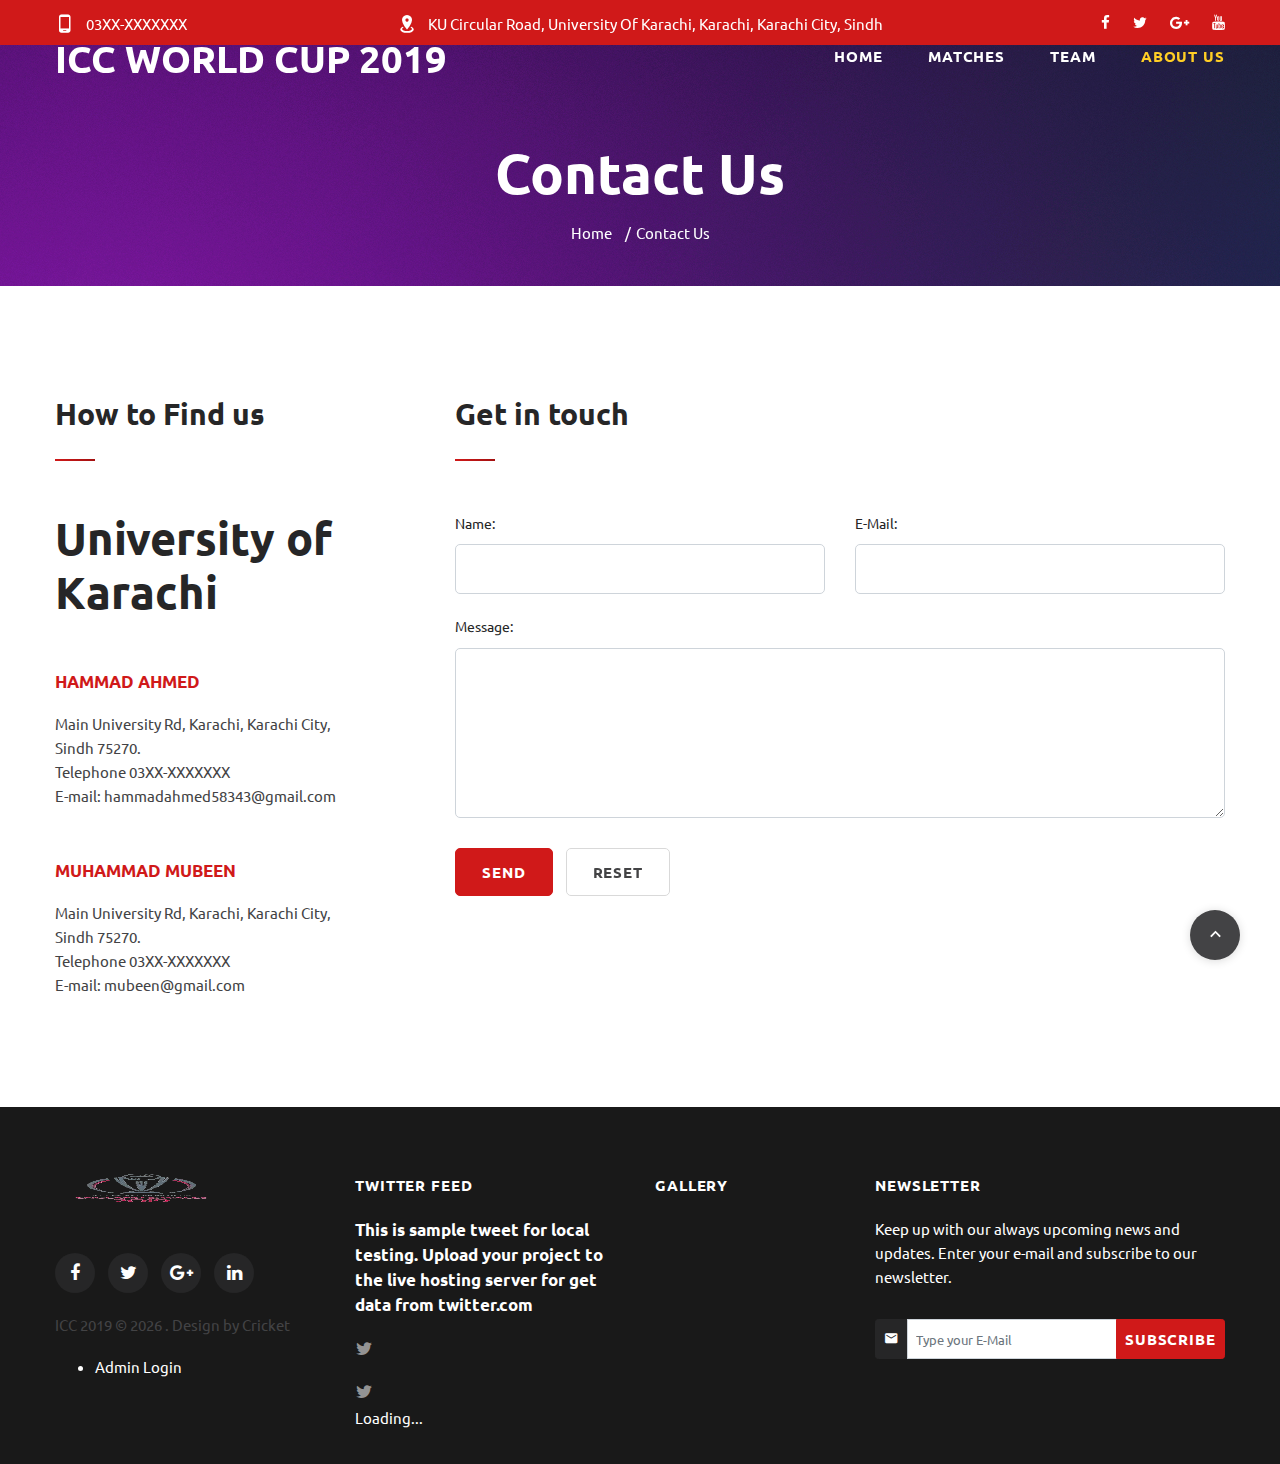
<file: contacts.html>
<!DOCTYPE html>
<html class="wow-animation" lang="en">
  <head>
    <title>Contact Us</title>
    <meta charset="utf-8">
    <meta name="format-detection" content="telephone=no">
    <meta name="viewport" content="width=device-width, height=device-height, initial-scale=1.0, maximum-scale=1.0, user-scalable=0">
    <meta http-equiv="X-UA-Compatible" content="IE=Edge">
    <meta name="keywords" content="intense web design multipurpose template">
    <meta name="date" content="Dec 26">
    <link rel="icon" href="images/favicon.ico" type="image/x-icon">
    <link rel="stylesheet" type="text/css" href="//fonts.googleapis.com/css?family=Ubuntu:400,400italic,500,700,700italic">
    <link rel="stylesheet" href="css/style.css">
    <style>.ie-panel{display: none;background: #212121;padding: 10px 0;box-shadow: 3px 3px 5px 0 rgba(0,0,0,.3);clear: both;text-align:center;position: relative;z-index: 1;} html.ie-10 .ie-panel, html.lt-ie-10 .ie-panel {display: block;}</style>
  </head>
  <body>
    <!-- IE Panel-->
    <div class="ie-panel"><a href="http://windows.microsoft.com/en-US/internet-explorer/"><img src="images/ie8-panel/warning_bar_0000_us.jpg" height="42" width="820" alt="You are using an outdated browser. For a faster, safer browsing experience, upgrade for free today."></a></div>
    <div class="page-loader page-loader-variant-1">
      <div><img width='173' height='30' src='images/logo.png' alt=''/>
        <div class="offset-top-41 text-center">
          <div class="spinner"></div>
        </div>
      </div>
    </div>
    <!-- Page-->
    <div class="page text-center">
      <!-- Page Head-->
      <header class="page-head slider-menu-position">
        <!-- RD Navbar Transparent-->
        <div class="rd-navbar-wrap">
          <nav class="rd-navbar container rd-navbar-floated rd-navbar-dark" data-md-device-layout="rd-navbar-fixed" data-lg-device-layout="rd-navbar-static" data-lg-auto-height="true" data-md-layout="rd-navbar-fixed" data-lg-layout="rd-navbar-static" data-lg-stick-up="true">
            <div class="rd-navbar-inner">
              <!-- RD Navbar Top Panel-->
              <div class="rd-navbar-top-panel context-dark bg-danger">
                <div class="left-side">
                  <address class="contact-info text-left"><a href="tel:#"><span class="icon mdi mdi-cellphone-android novi-icon"></span><span class="text-middle">03XX-XXXXXXX</span></a></address>
                </div>
                <div class="center">
                  <address class="contact-info text-left"><a href="#"><span class="icon mdi mdi-map-marker-radius novi-icon"></span><span class="text-middle">KU Circular Road, University Of Karachi, Karachi, Karachi City, Sindh</span></a></address>
                </div>
                <div class="right-side">
                  <ul class="list-inline list-inline-sm">
                    <li class="list-inline-item"><a class="novi-icon fa fa-facebook" href="https://www.facebook.com/"></a></li>
                    <li class="list-inline-item"><a class="novi-icon fa fa-twitter" href="https://www.twitter.com/"></a></li>
                    <li class="list-inline-item"><a class="novi-icon fa fa-google-plus" href="https://www.google.com/"></a></li>
                    <li class="list-inline-item"><a class="novi-icon fa fa-youtube" href="https://www.youtube.com/"></a></li>
                  </ul>
                </div>
              <!-- RD Navbar Panel -->
              <div class="rd-navbar-panel">
                <!-- RD Navbar Toggle-->
                <button class="rd-navbar-toggle" data-rd-navbar-toggle=".rd-navbar, .rd-navbar-nav-wrap"><span></span></button>
                <!-- RD Navbar Top Panel Toggle-->
                <button class="rd-navbar-top-panel-toggle" data-rd-navbar-toggle=".rd-navbar, .rd-navbar-top-panel"><span></span></button>
                <!--Navbar Brand-->
                <div class="rd-navbar-brand"><a href="index.html"><h2 style="color: white">ICC WORLD CUP 2019</h2></a></div>
              </div>
              <div class="rd-navbar-menu-wrap">
                <div class="rd-navbar-nav-wrap">
                  <div class="rd-navbar-mobile-scroll">
                    <!--Navbar Brand Mobile-->
                    <div class="rd-navbar-mobile-brand"><a href="index.html"><img width='173' height='30' src='images/logo.png' alt=''/></a></div>
                    <!-- RD Navbar Nav-->
                    <ul class="rd-navbar-nav">
                      <li><a href="index.html"><span>Home</span></a></li>
                      <li><a href="about-coach.html"><span>Matches</span></a></li>
                      <li><a href="team.html"><span>Team</span></a></li>
                      <li class="active"><a href="contacts.html"><span>About Us</span></a></li>
                    </ul>
                  </div>
                </div>
              </div>
            </div>
          </nav>
        </div>
        <div class="context-dark">
          <!-- Modern Breadcrumbs-->
          <section>
            <div class="parallax-container breadcrumb-modern bg-gray-darkest" data-parallax-img="images/purpleabstract.jpg">
              <div class="parallax-content"> 
                <div class="container section-top-98 section-bottom-34 section-lg-bottom-66 section-lg-98 section-xl-top-110 section-xl-bottom-41">
                  <h2 class="d-none d-lg-block offset-top-30"><span class="big">Contact Us</span></h2>
                  <ul class="list-inline list-inline-dashed">
                    <li class="list-inline-item"><a href="index.html">Home</a></li>
                    <li class="list-inline-item">Contact Us
                    </li>
                  </ul>
                </div>
              </div>
            </div>
          </section>
        </div>
      </header>
      <section class="section-110 text-xl-left novi-background" data-preset='{"title":"Contact form","category":"content, form","reload":true,"id":"form"}'>
        <div class="container">
          <div class="row justify-content-sm-center justify-content-sm-center">
            <div class="col-xl-4">
              <div class="inset-xl-right-80">
                <h3 class="font-weight-bold">How to Find us</h3>
                <hr class="divider hr-xl-left-0 bg-red">
                <p class="offset-top-41 offset-xl-top-50"><h1>University of Karachi</h1></p>
                <address class="contact-info offset-top-30 offset-xl-top-50">
                  <div class="h6 text-uppercase font-weight-bold text-danger letter-space-none offset-top-none">Hammad Ahmed</div>
                  <p>Main University Rd, Karachi, Karachi City, Sindh 75270.</p>
                  <dl class="offset-top-0">
                    <dt>Telephone</dt>
                    <dd><a href="tel:#">03XX-XXXXXXX</a></dd>
                  </dl>
                  <dl>
                    <dt>E-mail:</dt>
                    <dd><a href="mailto:#">hammadahmed58343@gmail.com</a></dd>
                  </dl>
                </address>
                <address class="contact-info offset-top-30 offset-xl-top-50">
                  <div class="h6 text-uppercase font-weight-bold text-danger letter-space-none">Muhammad Mubeen</div>
                  <p>Main University Rd, Karachi, Karachi City, Sindh 75270.</p>
                  <dl class="offset-top-0">
                    <dt>Telephone</dt>
                    <dd><a href="tel:#">03XX-XXXXXXX</a></dd>
                  </dl>
                  <dl>
                    <dt>E-mail:</dt>
                    <dd><a href="mailto:#">mubeen@gmail.com</a></dd>
                  </dl>
                </address>
              </div>
            </div>
            <div class="col-md-8 offset-top-66 offset-xl-top-0">
              <h3 class="font-weight-bold">Get in touch</h3>
              <hr class="divider hr-xl-left-0 bg-red">
              <!-- RD Mailform-->
              <form class="rd-mailform text-left offset-top-50" data-form-output="form-output-global" data-form-type="contact" method="post" action="bat/rd-mailform.php">
                <div class="row novi-excluded">
                  <div class="col-xl-6">
                    <div class="form-group">
                      <label class="form-label form-label-outside" for="contact-us-name">Name:</label>
                      <input class="form-control" id="contact-us-name" type="text" name="name" data-constraints="@Required">
                    </div>
                  </div>
                  <div class="col-xl-6 offset-top-20 offset-xl-top-0">
                    <div class="form-group">
                      <label class="form-label form-label-outside" for="contact-us-email">E-Mail:</label>
                      <input class="form-control" id="contact-us-email" type="email" name="email" data-constraints="@Required @Email">
                    </div>
                  </div>
                  <div class="col-xl-12 offset-top-20">
                    <div class="form-group">
                      <label class="form-label form-label-outside" for="contact-us-message">Message:</label>
                      <textarea class="form-control" id="contact-us-message" name="message" data-constraints="@Required"></textarea>
                    </div>
                  </div>
                </div>
                <div class="group-sm text-center text-xl-left offset-top-30">
                  <button class="btn btn-danger" type="submit">Send</button>
                  <button class="btn btn-default" type="reset">Reset</button>
                </div>
              </form>
            </div>
          </div>
        </div>
      </section>
      
      <!-- Page Footer-->
      <footer class="section-relative section-top-66 section-bottom-34 page-footer bg-gray-base context-dark novi-background" data-preset='{"title":"Footer","category":"footer","reload":true,"id":"footer"}'>
        <div class="container">
          <div class="row justify-content-md-center text-xl-left">
            <div class="col-md-12">
              <div class="row justify-content-sm-center">
                <div class="col-sm-10 col-md-3 text-left order-md-4 col-md-10 col-xl-3 offset-md-top-50 offset-xl-top-0 order-xl-2">
                  <!-- Twitter Feed-->
                  <p class="text-uppercase text-spacing-60 font-weight-bold text-center text-xl-left">Twitter Feed</p>
                  <div class="offset-top-20">
                          <div class="twitter" data-twitter-username="templatemonster" data-twitter-date-hours=" hours ago" data-twitter-date-minutes=" minutes ago">
                            <div class="twitter-sm" data-twitter-type="tweet">
                              <div class="twitter-date text-dark small"><span class="icon icon-xxs mdi mdi-twitter text-middle"></span> <span class="text-middle" data-date="text"></span>
                              </div>
                              <div class="twitter-text" data-tweet="text"></div>
                              <div class="twitter-name font-weight-bold big" data-screen_name="text"></div>
                            </div>
                            <div class="twitter-sm" data-twitter-type="tweet">
                              <div class="twitter-date text-dark small"><span class="icon icon-xxs mdi mdi-twitter text-middle"></span> <span class="text-middle" data-date="text"></span>
                              </div>
                              <div class="twitter-text" data-tweet="text"></div>
                              <div class="twitter-name font-weight-bold big" data-screen_name="text"></div>
                            </div>
                          </div>
                  </div>
                </div>
                <div class="col-sm-10 col-md-3 offset-top-66 order-md-3 col-md-10 col-xl-2 offset-xl-top-0 order-xl-3">
                  <!-- Flickr Feed-->
                  <p class="text-uppercase text-spacing-60 font-weight-bold">Gallery</p>
                  <div class="offset-top-24">
                          <div class="group-xs flickr widget-flickrfeed" data-lightgallery="group" data-flickr-tags="tm58888_landscapes"><a class="flickr-item thumbnail-classic" data-lightgallery="item" href="" data-image_c="href" data-size="800x800" data-type="flickr-item"><img width="82" height="82" data-title="alt" src="images/_blank.png" alt="" data-image_q="src"></a><a class="flickr-item thumbnail-classic" data-lightgallery="item" href="" data-image_c="href" data-size="800x800" data-type="flickr-item"><img width="82" height="82" data-title="alt" src="images/_blank.png" alt="" data-image_q="src"></a><a class="flickr-item thumbnail-classic" data-lightgallery="item" href="" data-image_c="href" data-size="800x800" data-type="flickr-item"><img width="82" height="82" data-title="alt" src="images/_blank.png" alt="" data-image_q="src"></a><a class="flickr-item thumbnail-classic" data-lightgallery="item" href="" data-image_c="href" data-size="800x800" data-type="flickr-item"><img width="82" height="82" data-title="alt" src="images/_blank.png" alt="" data-image_q="src"></a>
                          </div>
                  </div>
                </div>
                <div class="col-sm-10 col-md-3 offset-top-66 order-md-2 offset-md-top-0 col-md-6 col-xl-4 order-xl-4">
                  <div class="inset-xl-left-20">
                    <p class="text-uppercase text-spacing-60 font-weight-bold">Newsletter</p>
                    <p class="offset-top-20 text-left">
                      Keep up with our always upcoming  news and updates. Enter your e-mail and
                      subscribe to our newsletter.
                    </p>
                    <div class="offset-top-30">
                            <form class="rd-mailform" data-form-output="form-subscribe-footer" data-form-type="subscribe" method="post" action="bat/rd-mailform.php">
                              <div class="form-group">
                                <div class="input-group input-group-sm"><span class="input-group-prepend"><span class="input-group-text input-group-icon"><span class="mdi mdi-email novi-icon"></span></span></span>
                                  <input class="form-control" placeholder="Type your E-Mail" type="email" name="email" data-constraints="@Required @Email"><span class="input-group-append">
                                    <button class="btn btn-sm btn-danger" type="submit">Subscribe</button></span>
                                </div>
                              </div>
                              <div class="form-output" id="form-subscribe-footer"></div>
                            </form>
                    </div>
                  </div>
                </div>
                <div class="col-sm-10 col-md-3 offset-top-66 order-md-1 offset-md-top-0 col-md-6 col-xl-3 order-xl-1">
                  <!-- Footer brand-->
                  <div class="footer-brand"><a href="index.html"><img width='173' height='30' src='images/logo.png' alt=''/></a></div>
                  <div class="offset-top-50 text-sm-center text-xl-left">
                          <ul class="list-inline">
                            <li class="list-inline-item"><a class="novi-icon icon fa fa-facebook icon-xxs icon-circle icon-darkest-filled" href="#"></a></li>
                            <li class="list-inline-item"><a class="novi-icon icon fa fa-twitter icon-xxs icon-circle icon-darkest-filled" href="#"></a></li>
                            <li class="list-inline-item"><a class="novi-icon icon fa fa-google-plus icon-xxs icon-circle icon-darkest-filled" href="#"></a></li>
                            <li class="list-inline-item"><a class="novi-icon icon fa fa-linkedin icon-xxs icon-circle icon-darkest-filled" href="#"></a></li>
                          </ul>
                  </div>
                  <p class="text-darker offset-top-20">ICC 2019 &copy; <span id="copyright-year"></span> .
                    Design&nbsp;by&nbsp;<a href="#">Cricket</a>
                  </p>
                  <ul>
                  <li><a href="carrental/page.php?type=aboutus">Admin Login</a></li>
                  </ul>
                </div>
              </div>
            </div>
          </div>
        </div>
      </footer>
    </div>
    <!-- Global Mailform Output-->
    <div class="snackbars" id="form-output-global"></div>
    <!-- Java script-->
    <script src="js/core.min.js"></script>
    <script src="js/script.js"></script>
  </body>
</html>
</file>
